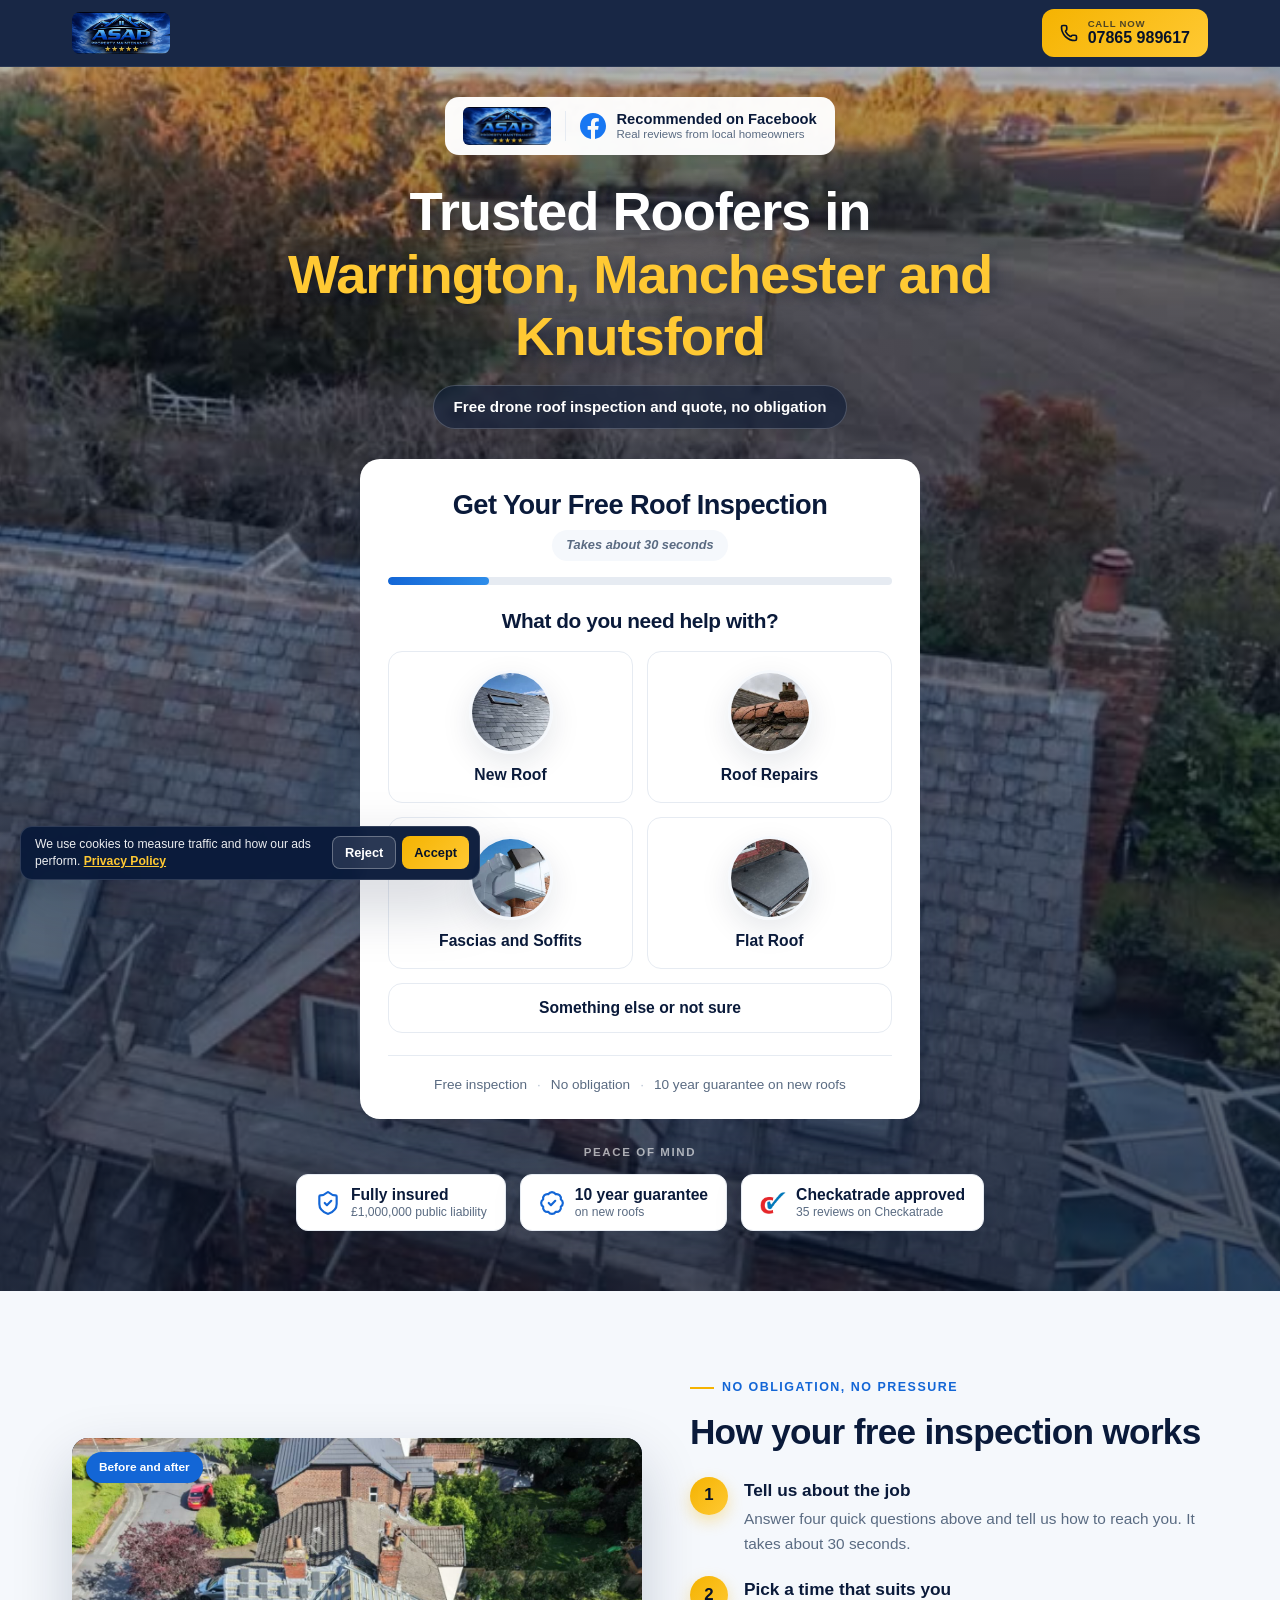
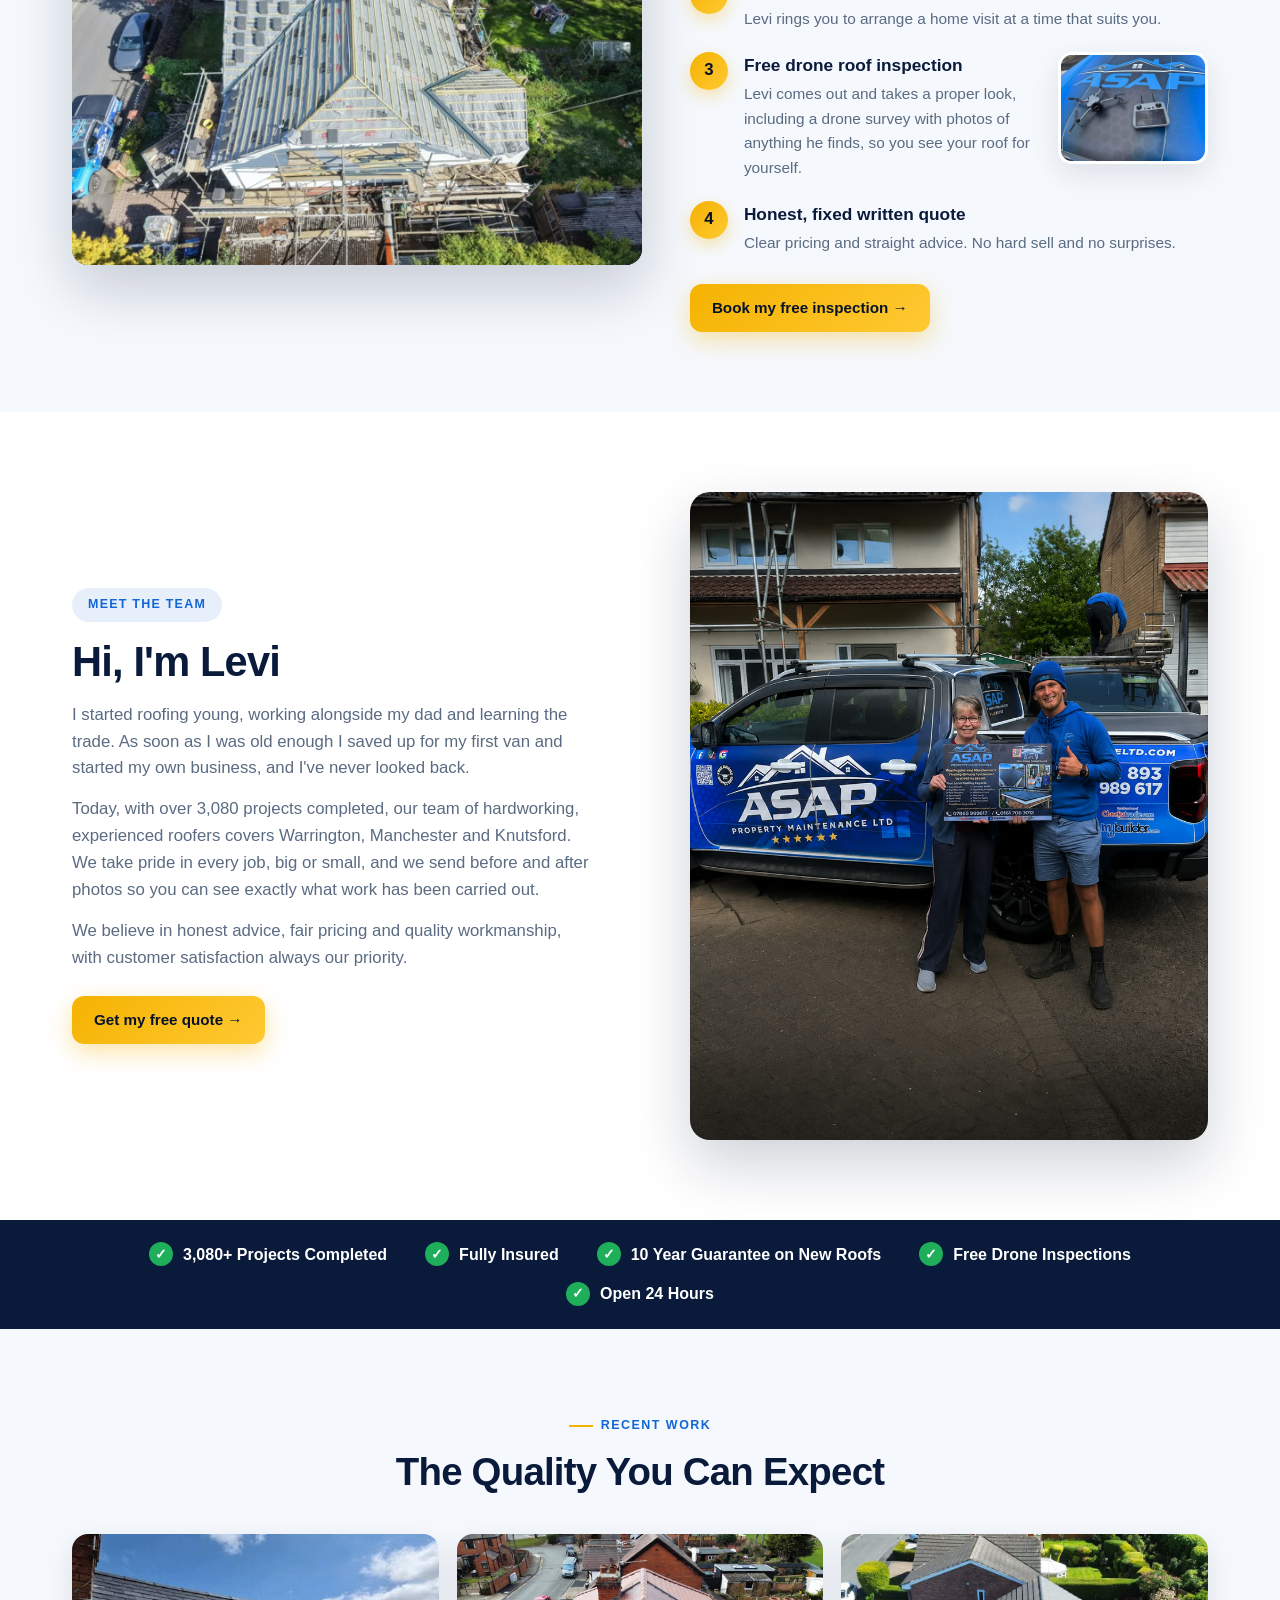
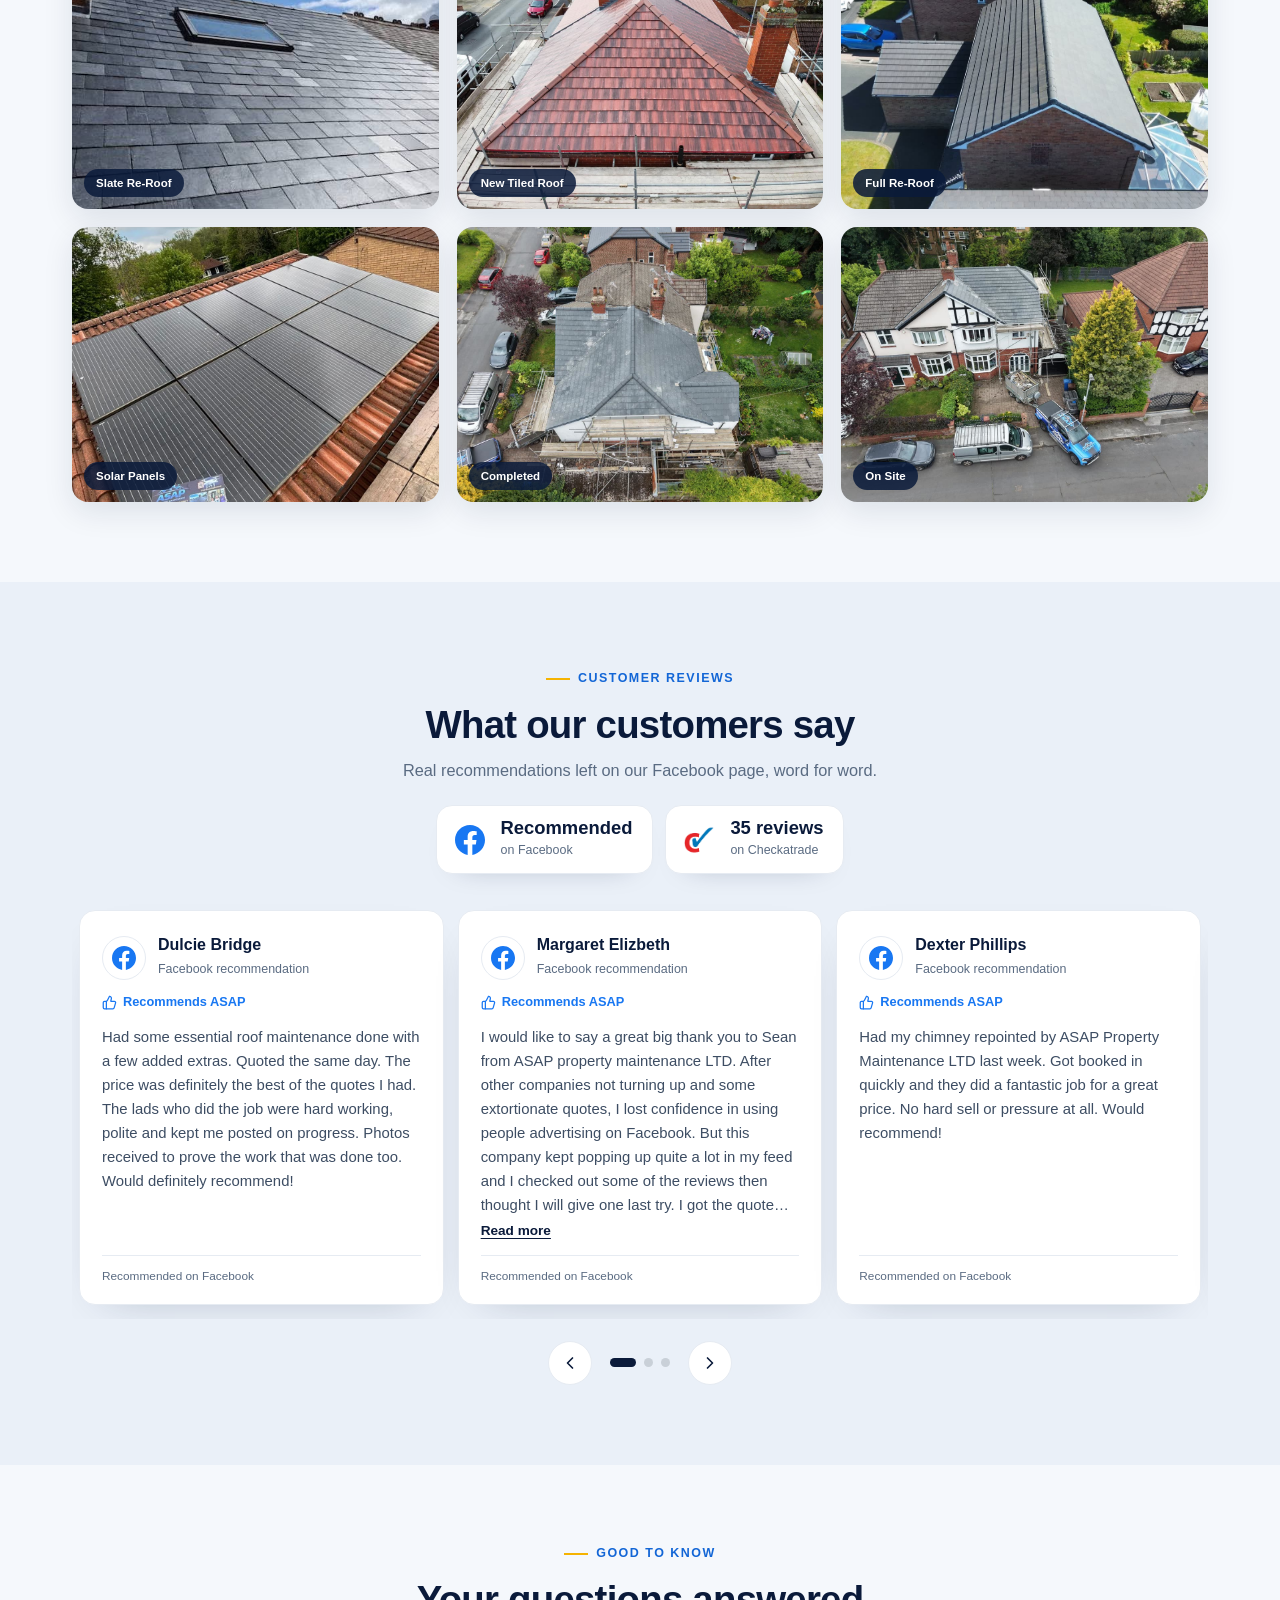
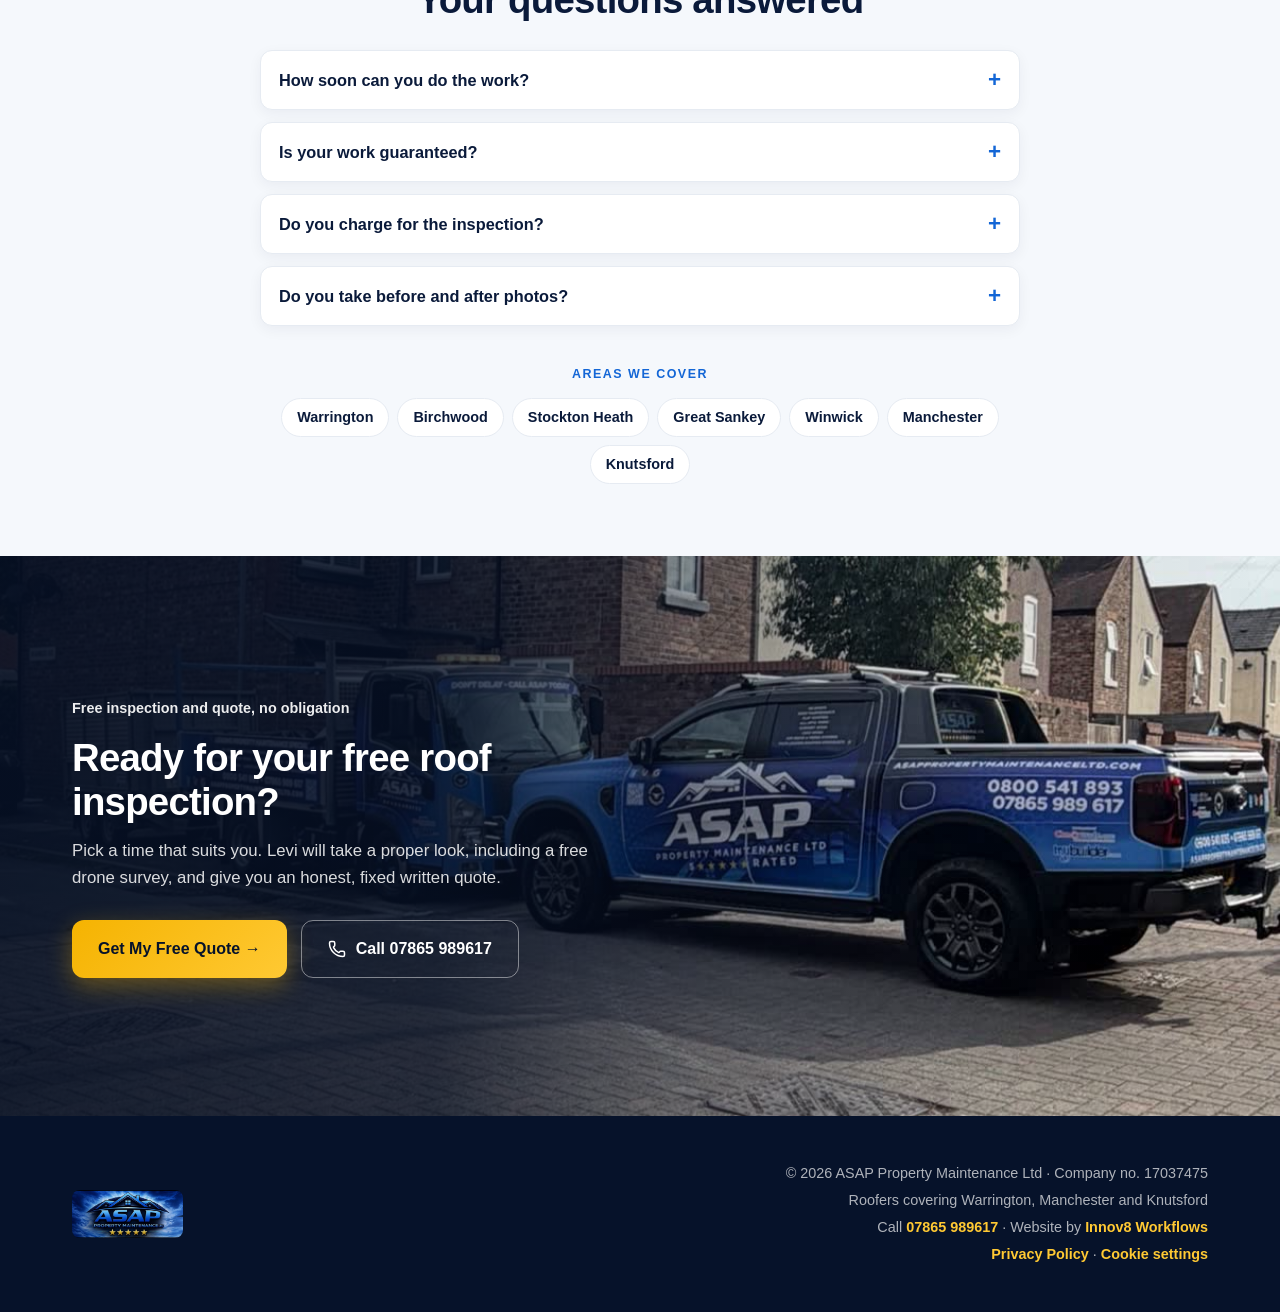
<file: index.html>
<!DOCTYPE html>
<html lang="en-GB" data-ga="G-RL85CDLR1B" data-pixel="830826223035594" data-ghl-endpoint="" data-ghl-calendar="" data-turnstile-sitekey="0x4AAAAAAGV5b9wmCg9_PsJa">
<head>
<meta charset="UTF-8">
<meta name="viewport" content="width=device-width, initial-scale=1.0">
<meta http-equiv="Content-Security-Policy" content="default-src 'self'; base-uri 'self'; object-src 'none'; form-action 'self'; img-src 'self' data: https:; font-src 'self' https://fonts.gstatic.com; style-src 'self' 'unsafe-inline' https://fonts.googleapis.com; script-src 'self' https://www.googletagmanager.com https://connect.facebook.net https://crm.innov8workflows.co.uk https://link.msgsndr.com https://challenges.cloudflare.com; connect-src 'self' https://www.googletagmanager.com https://*.googletagmanager.com https://www.google-analytics.com https://*.google-analytics.com https://*.analytics.google.com https://*.g.doubleclick.net https://connect.facebook.net https://*.facebook.com https://script.google.com https://script.googleusercontent.com https://crm.innov8workflows.co.uk https://ghl-lead.jamie-innov8workflows.workers.dev; frame-src https://api.leadconnectorhq.com https://link.msgsndr.com https://www.facebook.com https://challenges.cloudflare.com; upgrade-insecure-requests">
<meta name="referrer" content="strict-origin-when-cross-origin">
<meta name="robots" content="noindex, follow">

<title>Free Roof Inspection and Quote | ASAP Property Maintenance Ltd</title>
<meta name="description" content="Free, no obligation roof inspection and quote from ASAP Property Maintenance Ltd. Roofers covering Warrington, Manchester and Knutsford. Fully insured, 10 year guarantee on new roofs.">
<link rel="canonical" href="https://asappropertymaintenanceltd.co.uk/">

<meta property="og:type" content="website">
<meta property="og:site_name" content="ASAP Property Maintenance Ltd">
<meta property="og:url" content="https://asappropertymaintenanceltd.co.uk/">
<meta property="og:title" content="Free Roof Inspection and Quote | ASAP Property Maintenance Ltd">
<meta property="og:description" content="Free, no obligation roof inspection and quote. Roofers covering Warrington, Manchester and Knutsford.">
<meta property="og:image" content="https://asappropertymaintenanceltd.co.uk/assets/og-warrington.jpg">
<meta property="og:image:width" content="1200">
<meta property="og:image:height" content="630">
<meta property="og:image:alt" content="ASAP Property Maintenance, free roof inspection and quote in Warrington, Manchester and Knutsford">
<meta property="og:locale" content="en_GB">
<meta name="twitter:card" content="summary_large_image">
<meta name="twitter:title" content="Free Roof Inspection and Quote | ASAP Property Maintenance Ltd">
<meta name="twitter:description" content="Free, no obligation roof inspection and quote. Roofers covering Warrington, Manchester and Knutsford.">
<meta name="twitter:image" content="https://asappropertymaintenanceltd.co.uk/assets/og-warrington.jpg">

<link rel="icon" type="image/png" sizes="32x32" href="assets/favicon-32x32.png">
<link rel="icon" type="image/png" sizes="16x16" href="assets/favicon-16x16.png">
<link rel="apple-touch-icon" sizes="180x180" href="assets/apple-touch-icon.png">
<link rel="preconnect" href="https://fonts.googleapis.com">
<link rel="preconnect" href="https://fonts.gstatic.com" crossorigin>
<link href="https://fonts.googleapis.com/css2?family=Inter:wght@400;500;600;700&family=Plus+Jakarta+Sans:wght@600;700;800&display=swap" rel="stylesheet">
<link rel="stylesheet" href="style.css">
</head>
<body>

<header>
  <div class="wrap nav-in">
    <a href="#top" class="brand"><img src="assets/logo.jpg" alt="ASAP Property Maintenance Ltd" width="84" height="42"></a>
    <a href="tel:+447865989617" class="call-top">
      <svg viewBox="0 0 24 24" width="18" height="18" fill="none" stroke="currentColor" stroke-width="2.2" stroke-linecap="round" stroke-linejoin="round"><path d="M13.832 16.568a1 1 0 0 0 1.213-.303l.355-.465A2 2 0 0 1 17 15h3a2 2 0 0 1 2 2v3a2 2 0 0 1-2 2A18 18 0 0 1 2 4a2 2 0 0 1 2-2h3a2 2 0 0 1 2 2v3a2 2 0 0 1-.8 1.6l-.468.351a1 1 0 0 0-.292 1.233 14 14 0 0 0 6.392 6.384"/></svg>
      <span><small>Call now</small>07865 989617</span>
    </a>
  </div>
</header>

<section class="hero" id="top">
  <div class="hero-media">
    <video muted loop playsinline autoplay preload="none" webkit-playsinline="true" id="heroVideo" poster="assets/hero-drone-poster.jpg"></video>
  </div>

  <div class="wrap hero-in">
    <div class="hero-rating">
      <div class="rate-logo"><img src="assets/logo.jpg" alt="ASAP Property Maintenance Ltd" width="76" height="38"></div>
      <div class="rate-score">
        <svg class="rate-fb" viewBox="0 0 24 24" width="26" height="26" fill="#1877F2" aria-hidden="true"><path d="M24 12.07C24 5.4 18.63 0 12 0S0 5.4 0 12.07C0 18.1 4.39 23.1 10.13 24v-8.44H7.08v-3.49h3.05V9.41c0-3.02 1.79-4.69 4.53-4.69 1.31 0 2.68.24 2.68.24v2.97h-1.51c-1.49 0-1.96.93-1.96 1.89v2.25h3.33l-.53 3.49h-2.8V24C19.61 23.1 24 18.1 24 12.07z"/></svg>
        <div class="rate-text"><strong>Recommended on Facebook</strong><span>Real reviews from local homeowners</span></div>
      </div>
    </div>

    <h1>Trusted Roofers in <em>Warrington, Manchester and Knutsford</em></h1>
    <span class="hero-pill">Free drone roof inspection and quote, no obligation</span>

    <div class="quiz" id="quiz" data-quiz>
      <div class="quiz-head">
        <h2>Get Your Free Roof Inspection</h2>
        <span class="quiz-time">Takes about 30 seconds</span>
      </div>
      <div class="progress"><div class="progress-bar" id="progressBar"></div></div>

      <div class="quiz-step active" data-step="1">
        <h3 class="quiz-q">What do you need help with?</h3>
        <div class="opt-grid">
          <button type="button" class="opt" data-field="service" data-val="New roof">
            <span class="opt-img"><img src="assets/q-reroof.jpg" alt="" width="84" height="84"></span>
            <span class="opt-label">New Roof</span>
          </button>
          <button type="button" class="opt" data-field="service" data-val="Roof repairs">
            <span class="opt-img"><img src="assets/q-repairs.jpg" alt="" width="84" height="84"></span>
            <span class="opt-label">Roof Repairs</span>
          </button>
          <button type="button" class="opt" data-field="service" data-val="Fascias and soffits">
            <span class="opt-img"><img src="assets/q-gutters.jpg" alt="" width="84" height="84"></span>
            <span class="opt-label">Fascias and Soffits</span>
          </button>
          <button type="button" class="opt" data-field="service" data-val="Flat roof">
            <span class="opt-img"><img src="assets/q-flat.jpg" alt="" width="84" height="84"></span>
            <span class="opt-label">Flat Roof</span>
          </button>
          <button type="button" class="opt opt-wide" data-field="service" data-val="Something else">
            <span class="opt-label">Something else or not sure</span>
          </button>
        </div>
      </div>

      <div class="quiz-step" data-step="2">
        <button type="button" class="quiz-back" data-back>&larr; Back</button>
        <h3 class="quiz-q">When do you need it done?</h3>
        <div class="opt-list">
          <button type="button" class="opt-row" data-field="urgency" data-val="As soon as possible">As soon as possible</button>
          <button type="button" class="opt-row" data-field="urgency" data-val="Emergency or a leak">It's an emergency or a leak</button>
          <button type="button" class="opt-row" data-field="urgency" data-val="Within the next month">Within the next month</button>
          <button type="button" class="opt-row" data-field="urgency" data-val="Just getting quotes">Just getting quotes for now</button>
        </div>
      </div>

      <div class="quiz-step" data-step="3">
        <button type="button" class="quiz-back" data-back>&larr; Back</button>
        <h3 class="quiz-q">Where's the property?</h3>
        <p class="quiz-sub">We cover Warrington, Manchester, Knutsford and the towns around them.</p>
        <div class="fg"><label for="leadAddress">First line of the address</label><input type="text" id="leadAddress" placeholder="e.g. 12 Park Road" autocomplete="address-line1"></div>
        <div class="fg"><label for="leadPostcode">Postcode</label><input type="text" id="leadPostcode" placeholder="e.g. WA1 2AB" autocomplete="postal-code"></div>
        <p class="quiz-err" id="err3" hidden>Please add the first line of the address and the postcode.</p>
        <button type="button" class="btn btn-gold q-next" data-next>Continue &rarr;</button>
      </div>

      <div class="quiz-step" data-step="4">
        <button type="button" class="quiz-back" data-back>&larr; Back</button>
        <h3 class="quiz-q">Last step. Who should Levi contact?</h3>
        <div class="fg"><label for="leadName">Full name</label><input type="text" id="leadName" placeholder="e.g. John Smith" autocomplete="name"></div>
        <div class="fg"><label for="leadPhone">Mobile number</label><input type="tel" id="leadPhone" placeholder="07..." autocomplete="tel"></div>
        <div class="fg"><label for="leadEmail">Email <span class="opt-tag">(optional)</span></label><input type="email" id="leadEmail" placeholder="you@email.com" autocomplete="email"></div>
        <div class="hp" aria-hidden="true"><label for="leadWebsite">Website</label><input type="text" id="leadWebsite" name="company_website" tabindex="-1" autocomplete="off"></div>
        <div id="tsBox" class="ts-box"></div>
        <p class="quiz-err" id="err4" hidden>Please add your name and a phone number we can reach you on.</p>
        <button type="button" class="btn btn-gold" id="toBooking" data-quiz-submit>Get My Free Inspection &rarr;</button>
        <p class="form-note">No spam. Your details are only used to arrange your inspection and quote. We also let Meta know you enquired, so we can see which adverts work.</p>
      </div>

      <div class="quiz-step" data-step="5">
        <button type="button" class="quiz-back" data-back>&larr; Back</button>
        <h3 class="quiz-q" id="bookTitle">Pick a time for your free inspection</h3>
        <p class="quiz-sub" id="bookSub">Choose a slot that suits you. It only takes a minute.</p>
        <div id="ghlBooking" class="ghl-embed"></div>
        <div class="book-skip">Prefer a call back instead? <a href="#" id="skipBook">Just send my request</a></div>
      </div>

      <div class="quiz-step" data-step="done">
        <div class="done-ok"><svg viewBox="0 0 24 24" width="34" height="34" fill="none" stroke="currentColor" stroke-width="2.4" stroke-linecap="round" stroke-linejoin="round"><path d="M20 6 9 17l-5-5"/></svg></div>
        <h3 class="quiz-q center" id="doneHead">Request Sent</h3>
        <p class="quiz-sub center" id="doneMsg">Thanks, we'll be in touch shortly to arrange your visit.</p>
        <div class="done-summary" id="doneSummary"></div>
        <a class="btn btn-gold btn-block" id="waConfirm" data-quiz-send="whatsapp" target="_blank" rel="noopener">Send my details on WhatsApp</a>
      </div>

      <div class="quiz-trust">
        <span>Free inspection</span><span class="dot">&middot;</span><span>No obligation</span><span class="dot">&middot;</span><span>10 year guarantee on new roofs</span>
      </div>
    </div>

    <div class="hero-accred">
      <span class="hero-accred-label">Peace of mind</span>
      <div class="accred-logos">
        <div class="accred-badge">
          <svg class="accred-ic" viewBox="0 0 24 24" width="26" height="26" fill="none" stroke="currentColor" stroke-width="2" stroke-linecap="round" stroke-linejoin="round"><path d="M20 13c0 5-3.5 7.5-7.66 8.95a1 1 0 0 1-.67-.01C7.5 20.5 4 18 4 13V6a1 1 0 0 1 1-1c2 0 4.5-1.2 6.24-2.72a1.17 1.17 0 0 1 1.52 0C14.51 3.81 17 5 19 5a1 1 0 0 1 1 1z"/><path d="m9 12 2 2 4-4"/></svg>
          <span class="accred-txt"><strong>Fully insured</strong><small>£1,000,000 public liability</small></span>
        </div>
        <div class="accred-badge">
          <svg class="accred-ic" viewBox="0 0 24 24" width="26" height="26" fill="none" stroke="currentColor" stroke-width="2" stroke-linecap="round" stroke-linejoin="round"><path d="M3.85 8.62a4 4 0 0 1 4.78-4.77 4 4 0 0 1 6.74 0 4 4 0 0 1 4.78 4.78 4 4 0 0 1 0 6.74 4 4 0 0 1-4.77 4.78 4 4 0 0 1-6.75 0 4 4 0 0 1-4.78-4.77 4 4 0 0 1 0-6.76Z"/><path d="m9 12 2 2 4-4"/></svg>
          <span class="accred-txt"><strong>10 year guarantee</strong><small>on new roofs</small></span>
        </div>
        <div class="accred-badge">
          <img class="accred-ct" src="assets/badge-checkatrade.webp" alt="Checkatrade" width="26" height="26">
          <span class="accred-txt"><strong>Checkatrade approved</strong><small>35 reviews on Checkatrade</small></span>
        </div>
      </div>
    </div>
  </div>
</section>

<section class="inspect">
  <div class="wrap inspect-in">
    <div class="inspect-video">
      <span class="tag">Before and after</span>
      <video muted loop playsinline preload="none" webkit-playsinline="true" id="baVideo" poster="assets/ba-poster.jpg"></video>
    </div>
    <div class="inspect-steps">
      <span class="eyebrow">No obligation, no pressure</span>
      <h2>How your free inspection works</h2>
      <div class="step">
        <span class="step-num">1</span>
        <div class="step-text"><strong>Tell us about the job</strong><p>Answer four quick questions above and tell us how to reach you. It takes about 30 seconds.</p></div>
      </div>
      <div class="step">
        <span class="step-num">2</span>
        <div class="step-text"><strong>Pick a time that suits you</strong><p id="stepBook" data-nocal="Levi rings you to arrange a home visit at a time that suits you.">Choose a date and time for your home visit straight from Levi's calendar, and it's confirmed there and then.</p></div>
      </div>
      <div class="step step-has-pic">
        <span class="step-num">3</span>
        <div class="step-text"><strong>Free drone roof inspection</strong><p>Levi comes out and takes a proper look, including a drone survey with photos of anything he finds, so you see your roof for yourself.</p></div>
        <img class="step-pic" src="assets/drone-on-van.jpg" alt="ASAP inspection drone and controller on the bonnet of the company pickup" loading="lazy" width="640" height="480">
      </div>
      <div class="step">
        <span class="step-num">4</span>
        <div class="step-text"><strong>Honest, fixed written quote</strong><p>Clear pricing and straight advice. No hard sell and no surprises.</p></div>
      </div>
      <a href="#top" class="btn btn-gold btn-sm">Book my free inspection &rarr;</a>
    </div>
  </div>
</section>

<section class="team" id="team">
  <div class="wrap team-in">
    <div class="team-copy">
      <span class="pill-badge">Meet the team</span>
      <h2>Hi, I'm Levi</h2>
      <p>I started roofing young, working alongside my dad and learning the trade. As soon as I was old enough I saved up for my first van and started my own business, and I've never looked back.</p>
      <p>Today, with over 3,080 projects completed, our team of hardworking, experienced roofers covers Warrington, Manchester and Knutsford. We take pride in every job, big or small, and we send before and after photos so you can see exactly what work has been carried out.</p>
      <p>We believe in honest advice, fair pricing and quality workmanship, with customer satisfaction always our priority.</p>
      <a href="#top" class="btn btn-gold btn-sm">Get my free quote &rarr;</a>
    </div>
    <div class="team-photo"><img src="assets/owner.jpg" alt="Levi from ASAP Property Maintenance with a happy customer" loading="lazy" width="560" height="700"></div>
  </div>
</section>

<section class="trust-strip">
  <div class="wrap trust-in">
    <div class="trust-item"><span class="tick">&#10003;</span> 3,080+ Projects Completed</div>
    <div class="trust-item"><span class="tick">&#10003;</span> Fully Insured</div>
    <div class="trust-item"><span class="tick">&#10003;</span> 10 Year Guarantee on New Roofs</div>
    <div class="trust-item"><span class="tick">&#10003;</span> Free Drone Inspections</div>
    <div class="trust-item"><span class="tick">&#10003;</span> Open 24 Hours</div>
  </div>
</section>

<section class="proof" id="work">
  <div class="wrap">
    <div class="sec-head">
      <span class="eyebrow">Recent Work</span>
      <h2>The Quality You Can Expect</h2>
    </div>
    <div class="proof-gallery">
      <div class="proof-pic"><img src="assets/proof-1.jpg" alt="Completed slate re-roof with a new roof window" loading="lazy" width="400" height="300"><span class="tag">Slate Re-Roof</span></div>
      <div class="proof-pic"><img src="assets/proof-4.jpg" alt="New red tiled roof seen from a drone" loading="lazy" width="400" height="300"><span class="tag">New Tiled Roof</span></div>
      <div class="proof-pic"><img src="assets/proof-5.jpg" alt="Full re-roof with new grey tiles" loading="lazy" width="400" height="300"><span class="tag">Full Re-Roof</span></div>
      <div class="proof-pic"><img src="assets/proof-6.jpg" alt="Solar panels fitted on a new roof" loading="lazy" width="400" height="300"><span class="tag">Solar Panels</span></div>
      <div class="proof-pic"><img src="assets/proof-3.jpg" alt="Finished roof on a semi-detached house" loading="lazy" width="400" height="300"><span class="tag">Completed</span></div>
      <div class="proof-pic"><img src="assets/proof-2.jpg" alt="ASAP team and van on site" loading="lazy" width="400" height="300"><span class="tag">On Site</span></div>
    </div>
  </div>
</section>

<section class="reviews" id="reviews">
  <div class="wrap">
    <div class="sec-head">
      <span class="eyebrow">Customer Reviews</span>
      <h2>What our customers say</h2>
      <p class="rev-lead">Real recommendations left on our Facebook page, word for word.</p>
      <div class="rev-score">
        <div class="rev-sc"><span class="rev-logo"><svg viewBox="0 0 24 24" width="30" height="30" aria-hidden="true"><path fill="#1877F2" d="M24 12.073c0-6.627-5.373-12-12-12s-12 5.373-12 12c0 5.99 4.388 10.954 10.125 11.854v-8.385H7.078v-3.47h3.047V9.43c0-3.007 1.792-4.669 4.533-4.669 1.312 0 2.686.235 2.686.235v2.953H15.83c-1.491 0-1.956.925-1.956 1.874v2.25h3.328l-.532 3.47h-2.796v8.385C19.612 23.027 24 18.062 24 12.073z"/></svg></span><div><b>Recommended</b><span class="lbl">on Facebook</span></div></div>
        <div class="rev-sc"><span class="rev-logo"><img src="assets/badge-checkatrade.webp" alt="" width="30" height="30"></span><div><b>35 reviews</b><span class="lbl">on Checkatrade</span></div></div>
      </div>
    </div>
  </div>
  <div class="wrap">
    <div class="rev-view" id="revView"><div class="rev-track" id="revTrack"></div></div>
    <div class="rev-ctrls">
      <button type="button" class="rev-arrow" id="revPrev" aria-label="Previous reviews"><svg viewBox="0 0 24 24" width="20" height="20" fill="none" stroke="currentColor" stroke-width="2" stroke-linecap="round" stroke-linejoin="round" aria-hidden="true"><path d="m15 18-6-6 6-6"/></svg></button>
      <div class="rev-dots" id="revDots"></div>
      <button type="button" class="rev-arrow" id="revNext" aria-label="Next reviews"><svg viewBox="0 0 24 24" width="20" height="20" fill="none" stroke="currentColor" stroke-width="2" stroke-linecap="round" stroke-linejoin="round" aria-hidden="true"><path d="m9 18 6-6-6-6"/></svg></button>
    </div>
  </div>
</section>

<section class="faq" id="faq">
  <div class="wrap faq-in">
    <div class="sec-head">
      <span class="eyebrow">Good to know</span>
      <h2>Your questions answered</h2>
    </div>
    <div class="faq-list">
      <details>
        <summary>How soon can you do the work?</summary>
        <p>Book your free inspection above and Levi will arrange a visit at a time that suits you. Once we start, most new roofs take 1 to 3 days.</p>
      </details>
      <details>
        <summary>Is your work guaranteed?</summary>
        <p>Yes. New roofs come with a 10 year guarantee, and we're fully insured with £1,000,000 public liability cover.</p>
      </details>
      <details>
        <summary>Do you charge for the inspection?</summary>
        <p>No. The roof inspection and the quote are free, with no obligation to go ahead.</p>
      </details>
      <details>
        <summary>Do you take before and after photos?</summary>
        <p>Yes. We provide before and after photos so you can see exactly what work has been carried out.</p>
      </details>
    </div>
    <div class="areas">
      <span class="areas-label">Areas we cover</span>
      <ul class="areas-list">
        <li>Warrington</li><li>Birchwood</li><li>Stockton Heath</li><li>Great Sankey</li><li>Winwick</li><li>Manchester</li><li>Knutsford</li>
      </ul>
    </div>
  </div>
</section>

<section class="cta-band">
  <div class="cta-media">
    <img class="cta-img" src="assets/cta-vans.jpg" alt="" loading="lazy" width="1206" height="1484">
  </div>
  <div class="wrap cta-in">
    <span class="cta-stars">Free inspection and quote, no obligation</span>
    <h2>Ready for your free roof inspection?</h2>
    <p>Pick a time that suits you. Levi will take a proper look, including a free drone survey, and give you an honest, fixed written quote.</p>
    <div class="cta-actions">
      <a href="#top" class="btn btn-gold">Get My Free Quote &rarr;</a>
      <a href="tel:+447865989617" class="btn btn-ghost"><svg viewBox="0 0 24 24" width="18" height="18" fill="none" stroke="currentColor" stroke-width="2" stroke-linecap="round" stroke-linejoin="round"><path d="M13.832 16.568a1 1 0 0 0 1.213-.303l.355-.465A2 2 0 0 1 17 15h3a2 2 0 0 1 2 2v3a2 2 0 0 1-2 2A18 18 0 0 1 2 4a2 2 0 0 1 2-2h3a2 2 0 0 1 2 2v3a2 2 0 0 1-.8 1.6l-.468.351a1 1 0 0 0-.292 1.233 14 14 0 0 0 6.392 6.384"/></svg> Call 07865 989617</a>
    </div>
  </div>
</section>

<footer>
  <div class="wrap foot-in">
    <img src="assets/logo.jpg" alt="ASAP Property Maintenance Ltd" width="96" height="48" loading="lazy">
    <div class="foot-c">
      <div>&copy; <span id="yr"></span> ASAP Property Maintenance Ltd &middot; Company no. 17037475</div>
      <div class="foot-line">Roofers covering Warrington, Manchester and Knutsford</div>
      <div class="foot-line">Call <a href="tel:+447865989617">07865 989617</a> &middot; Website by <a href="https://innov8workflows.co.uk" target="_blank" rel="noopener">Innov8 Workflows</a></div>
      <div class="foot-line"><a href="privacy.html">Privacy Policy</a> &middot; <a href="#" id="cookieSettingsLink">Cookie settings</a></div>
    </div>
  </div>
</footer>

<script src="consent.js"></script>
<script src="lead.js"></script>
<script src="script.js"></script>
<script defer src="https://crm.innov8workflows.co.uk/track.js" data-id="proj_e48ecb884c66"></script>
</body>
</html>
</file>
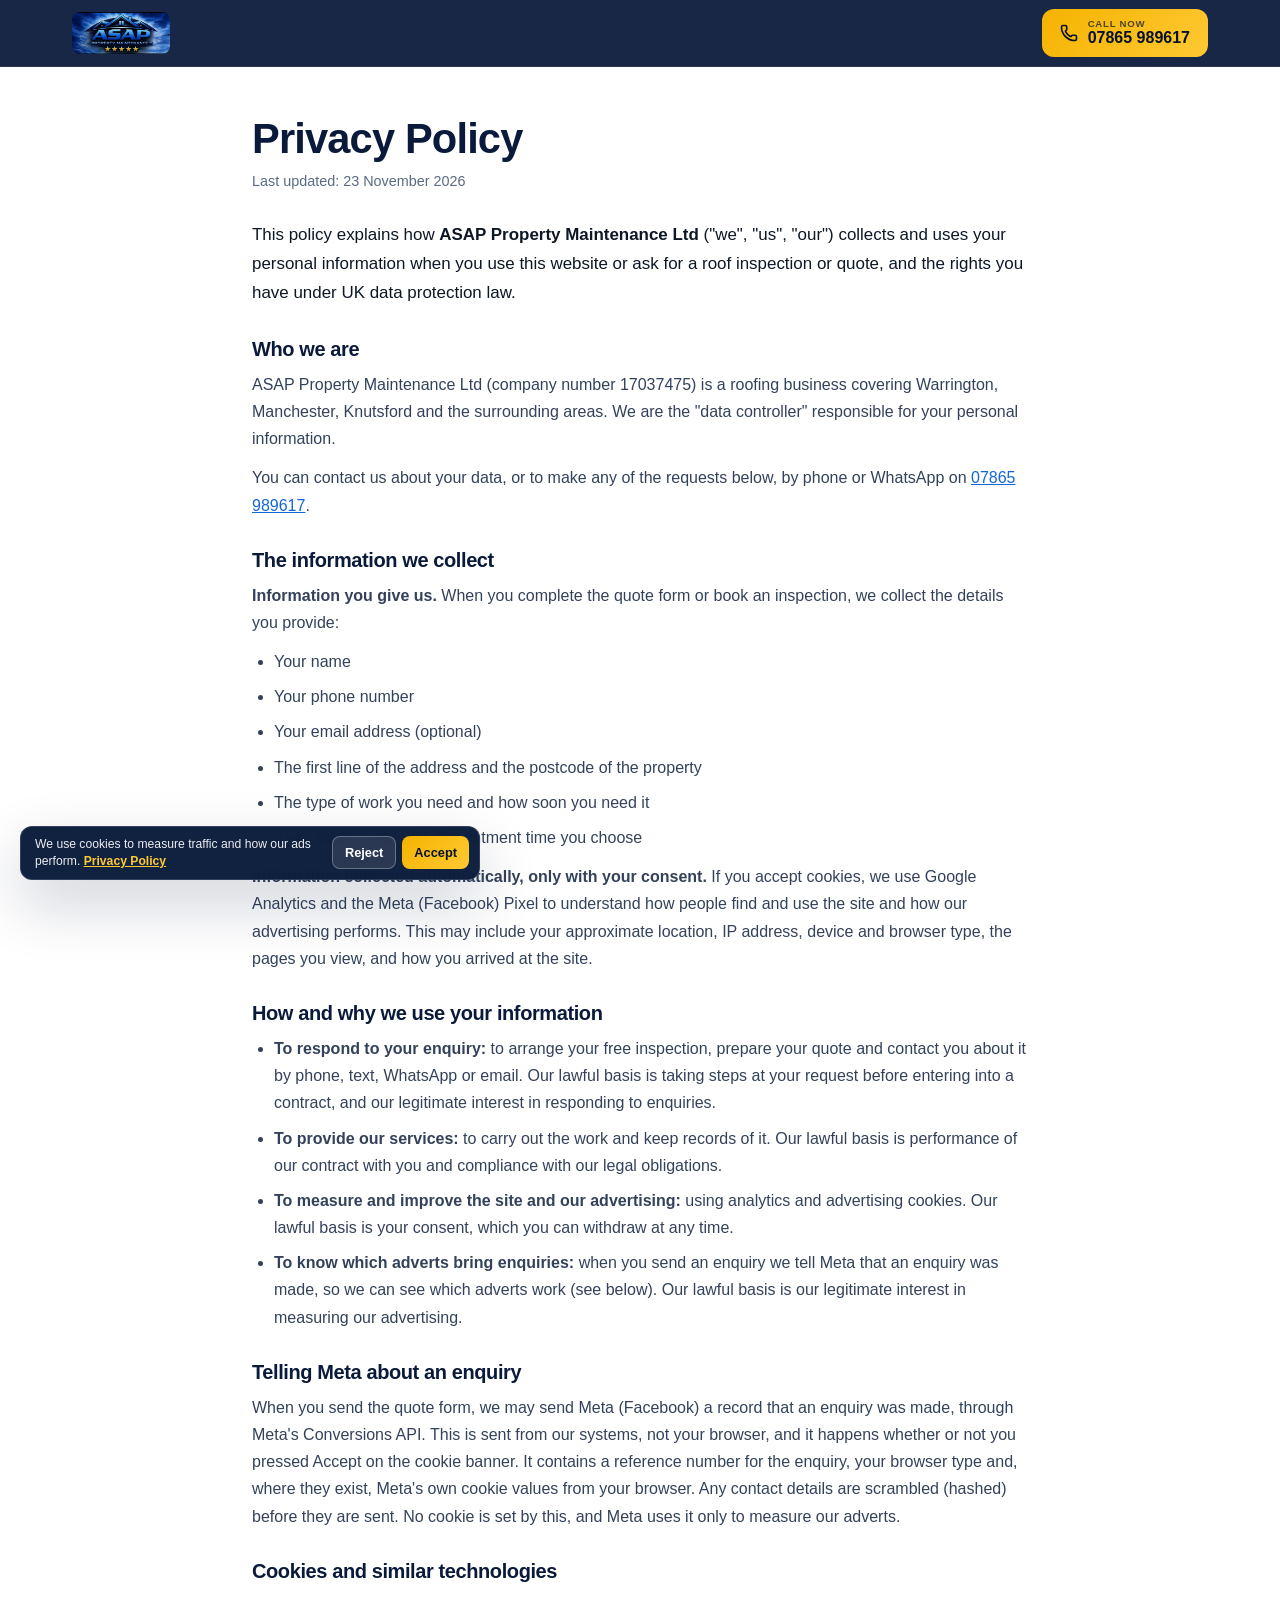
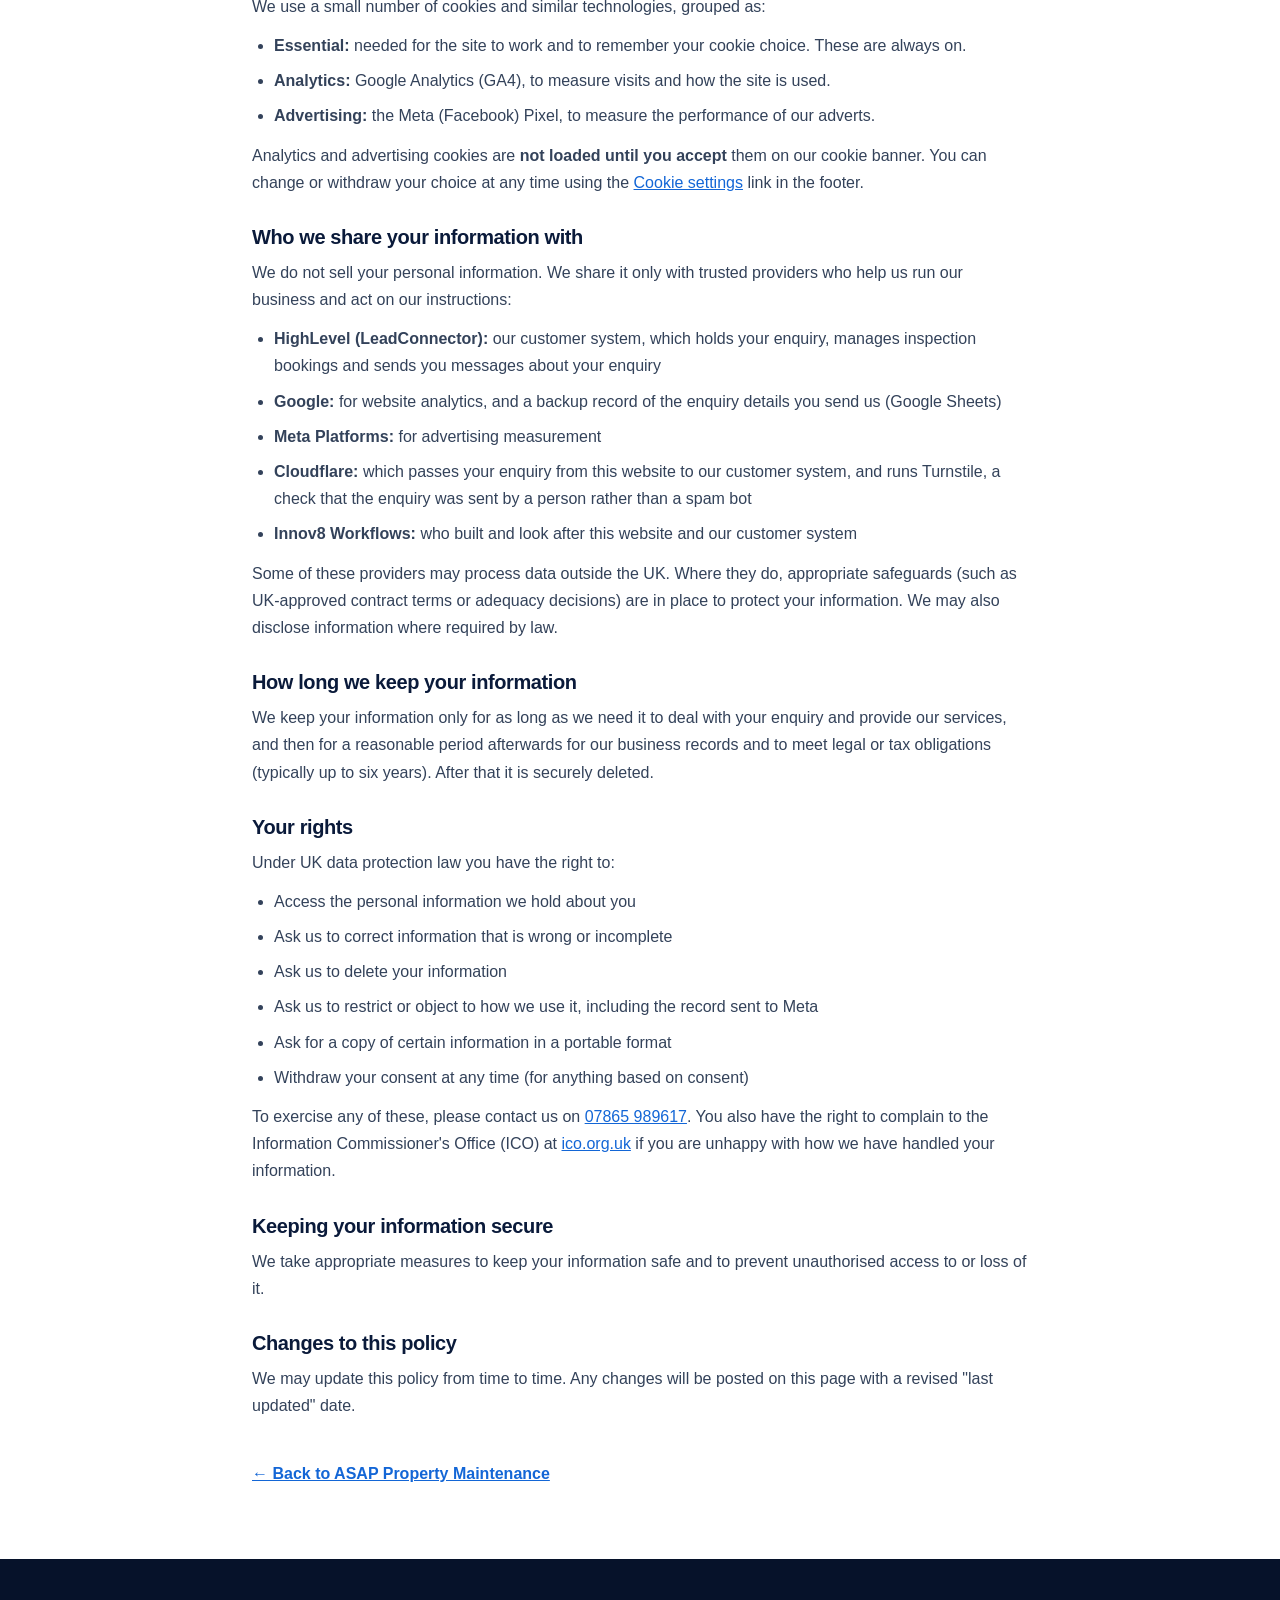
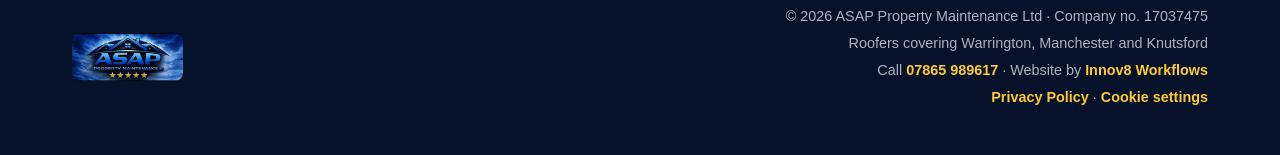
<file: privacy.html>
<!DOCTYPE html>
<html lang="en-GB" data-ga="G-RL85CDLR1B" data-pixel="830826223035594">
<head>
<meta charset="UTF-8">
<meta name="viewport" content="width=device-width, initial-scale=1.0">

<meta http-equiv="Content-Security-Policy" content="default-src 'self'; base-uri 'self'; object-src 'none'; form-action 'self'; img-src 'self' data: https:; font-src 'self' https://fonts.gstatic.com; style-src 'self' 'unsafe-inline' https://fonts.googleapis.com; script-src 'self' https://www.googletagmanager.com https://connect.facebook.net https://crm.innov8workflows.co.uk https://link.msgsndr.com; connect-src 'self' https://www.googletagmanager.com https://*.googletagmanager.com https://www.google-analytics.com https://*.google-analytics.com https://*.analytics.google.com https://*.g.doubleclick.net https://connect.facebook.net https://*.facebook.com https://script.google.com https://script.googleusercontent.com https://crm.innov8workflows.co.uk https://ghl-lead.jamie-innov8workflows.workers.dev; frame-src https://api.leadconnectorhq.com https://link.msgsndr.com https://www.facebook.com; upgrade-insecure-requests">
<meta name="referrer" content="strict-origin-when-cross-origin">

<meta name="robots" content="noindex, follow">

<title>Privacy Policy | ASAP Property Maintenance Ltd</title>
<meta name="description" content="How ASAP Property Maintenance Ltd collects, uses and protects your personal information, and your rights under UK data protection law.">
<link rel="canonical" href="https://asappropertymaintenanceltd.co.uk/privacy.html">
<link rel="icon" type="image/png" sizes="32x32" href="assets/favicon-32x32.png">
<link rel="icon" type="image/png" sizes="16x16" href="assets/favicon-16x16.png">
<link rel="apple-touch-icon" sizes="180x180" href="assets/apple-touch-icon.png">
<link rel="preconnect" href="https://fonts.googleapis.com">
<link rel="preconnect" href="https://fonts.gstatic.com" crossorigin>
<link href="https://fonts.googleapis.com/css2?family=Inter:wght@400;500;600;700&family=Plus+Jakarta+Sans:wght@600;700;800&display=swap" rel="stylesheet">
<link rel="stylesheet" href="style.css">
<style>
  .legal{max-width:820px;margin:0 auto;padding:48px 22px 72px}
  .legal h1{font-size:clamp(1.9rem,4vw,2.6rem);font-weight:800;margin-bottom:6px}
  .legal .updated{color:var(--muted);font-size:.9rem;margin-bottom:28px}
  .legal h2{font-size:1.25rem;color:var(--navy);font-weight:800;margin:30px 0 10px}
  .legal p,.legal li{color:#33425a;font-size:1rem;line-height:1.7}
  .legal p{margin-bottom:12px}
  .legal ul{padding-left:22px;margin:0 0 12px}
  .legal li{margin-bottom:8px}
  .legal a{color:var(--blue);text-decoration:underline}
  .legal .lead{font-size:1.06rem;color:var(--ink)}
  .legal .back{display:inline-flex;align-items:center;gap:8px;margin-top:30px;font-weight:700;color:var(--blue);font-family:'Plus Jakarta Sans',sans-serif}
</style>
</head>
<body>

<header>
  <div class="wrap nav-in">
    <a href="index.html" class="brand"><img src="assets/logo.jpg" alt="ASAP Property Maintenance Ltd"></a>
    <a href="tel:+447865989617" class="call-top">
      <svg viewBox="0 0 24 24" width="18" height="18" fill="none" stroke="currentColor" stroke-width="2.2" stroke-linecap="round" stroke-linejoin="round"><path d="M13.832 16.568a1 1 0 0 0 1.213-.303l.355-.465A2 2 0 0 1 17 15h3a2 2 0 0 1 2 2v3a2 2 0 0 1-2 2A18 18 0 0 1 2 4a2 2 0 0 1 2-2h3a2 2 0 0 1 2 2v3a2 2 0 0 1-.8 1.6l-.468.351a1 1 0 0 0-.292 1.233 14 14 0 0 0 6.392 6.384"/></svg>
      <span><small>Call now</small>07865 989617</span>
    </a>
  </div>
</header>

<main class="legal">
  <h1>Privacy Policy</h1>
  <p class="updated">Last updated: 23 November 2026</p>

  <p class="lead">This policy explains how <strong>ASAP Property Maintenance Ltd</strong> ("we", "us", "our") collects and uses your personal information when you use this website or ask for a roof inspection or quote, and the rights you have under UK data protection law.</p>

  <h2>Who we are</h2>
  <p>ASAP Property Maintenance Ltd (company number 17037475) is a roofing business covering Warrington, Manchester, Knutsford and the surrounding areas. We are the "data controller" responsible for your personal information.</p>
  <p>You can contact us about your data, or to make any of the requests below, by phone or WhatsApp on <a href="tel:+447865989617">07865 989617</a>.</p>

  <h2>The information we collect</h2>
  <p><strong>Information you give us.</strong> When you complete the quote form or book an inspection, we collect the details you provide:</p>
  <ul>
    <li>Your name</li>
    <li>Your phone number</li>
    <li>Your email address (optional)</li>
    <li>The first line of the address and the postcode of the property</li>
    <li>The type of work you need and how soon you need it</li>
    <li>If you book a visit, the appointment time you choose</li>
  </ul>
  <p><strong>Information collected automatically, only with your consent.</strong> If you accept cookies, we use Google Analytics and the Meta (Facebook) Pixel to understand how people find and use the site and how our advertising performs. This may include your approximate location, IP address, device and browser type, the pages you view, and how you arrived at the site.</p>

  <h2>How and why we use your information</h2>
  <ul>
    <li><strong>To respond to your enquiry:</strong> to arrange your free inspection, prepare your quote and contact you about it by phone, text, WhatsApp or email. Our lawful basis is taking steps at your request before entering into a contract, and our legitimate interest in responding to enquiries.</li>
    <li><strong>To provide our services:</strong> to carry out the work and keep records of it. Our lawful basis is performance of our contract with you and compliance with our legal obligations.</li>
    <li><strong>To measure and improve the site and our advertising:</strong> using analytics and advertising cookies. Our lawful basis is your consent, which you can withdraw at any time.</li>
    <li><strong>To know which adverts bring enquiries:</strong> when you send an enquiry we tell Meta that an enquiry was made, so we can see which adverts work (see below). Our lawful basis is our legitimate interest in measuring our advertising.</li>
  </ul>

  <h2>Telling Meta about an enquiry</h2>
  <p>When you send the quote form, we may send Meta (Facebook) a record that an enquiry was made, through Meta's Conversions API. This is sent from our systems, not your browser, and it happens whether or not you pressed Accept on the cookie banner. It contains a reference number for the enquiry, your browser type and, where they exist, Meta's own cookie values from your browser. Any contact details are scrambled (hashed) before they are sent. No cookie is set by this, and Meta uses it only to measure our adverts.</p>

  <h2>Cookies and similar technologies</h2>
  <p>We use a small number of cookies and similar technologies, grouped as:</p>
  <ul>
    <li><strong>Essential:</strong> needed for the site to work and to remember your cookie choice. These are always on.</li>
    <li><strong>Analytics:</strong> Google Analytics (GA4), to measure visits and how the site is used.</li>
    <li><strong>Advertising:</strong> the Meta (Facebook) Pixel, to measure the performance of our adverts.</li>
  </ul>
  <p>Analytics and advertising cookies are <strong>not loaded until you accept</strong> them on our cookie banner. You can change or withdraw your choice at any time using the <a href="#" class="cookie-settings">Cookie settings</a> link in the footer.</p>

  <h2>Who we share your information with</h2>
  <p>We do not sell your personal information. We share it only with trusted providers who help us run our business and act on our instructions:</p>
  <ul>
    <li><strong>HighLevel (LeadConnector):</strong> our customer system, which holds your enquiry, manages inspection bookings and sends you messages about your enquiry</li>
    <li><strong>Google:</strong> for website analytics, and a backup record of the enquiry details you send us (Google Sheets)</li>
    <li><strong>Meta Platforms:</strong> for advertising measurement</li>
    <li><strong>Cloudflare:</strong> which passes your enquiry from this website to our customer system, and runs Turnstile, a check that the enquiry was sent by a person rather than a spam bot</li>
    <li><strong>Innov8 Workflows:</strong> who built and look after this website and our customer system</li>
  </ul>
  <p>Some of these providers may process data outside the UK. Where they do, appropriate safeguards (such as UK-approved contract terms or adequacy decisions) are in place to protect your information. We may also disclose information where required by law.</p>

  <h2>How long we keep your information</h2>
  <p>We keep your information only for as long as we need it to deal with your enquiry and provide our services, and then for a reasonable period afterwards for our business records and to meet legal or tax obligations (typically up to six years). After that it is securely deleted.</p>

  <h2>Your rights</h2>
  <p>Under UK data protection law you have the right to:</p>
  <ul>
    <li>Access the personal information we hold about you</li>
    <li>Ask us to correct information that is wrong or incomplete</li>
    <li>Ask us to delete your information</li>
    <li>Ask us to restrict or object to how we use it, including the record sent to Meta</li>
    <li>Ask for a copy of certain information in a portable format</li>
    <li>Withdraw your consent at any time (for anything based on consent)</li>
  </ul>
  <p>To exercise any of these, please contact us on <a href="tel:+447865989617">07865 989617</a>. You also have the right to complain to the Information Commissioner's Office (ICO) at <a href="https://ico.org.uk" target="_blank" rel="noopener">ico.org.uk</a> if you are unhappy with how we have handled your information.</p>

  <h2>Keeping your information secure</h2>
  <p>We take appropriate measures to keep your information safe and to prevent unauthorised access to or loss of it.</p>

  <h2>Changes to this policy</h2>
  <p>We may update this policy from time to time. Any changes will be posted on this page with a revised "last updated" date.</p>

  <a href="index.html" class="back">&larr; Back to ASAP Property Maintenance</a>
</main>

<footer>
  <div class="wrap foot-in">
    <img src="assets/logo.jpg" alt="ASAP Property Maintenance Ltd" loading="lazy">
    <div class="foot-c">
      <div>&copy; <span id="yr"></span> ASAP Property Maintenance Ltd &middot; Company no. 17037475</div>
      <div class="foot-line">Roofers covering Warrington, Manchester and Knutsford</div>
      <div class="foot-line">Call <a href="tel:+447865989617">07865 989617</a> &middot; Website by <a href="https://innov8workflows.co.uk" target="_blank" rel="noopener">Innov8 Workflows</a></div>
      <div class="foot-line"><a href="privacy.html">Privacy Policy</a> &middot; <a href="#" id="cookieSettingsLink">Cookie settings</a></div>
    </div>
  </div>
</footer>


<script src="consent.js"></script>
<script src="lead.js"></script>
<script src="script.js"></script>
<script defer src="https://crm.innov8workflows.co.uk/track.js" data-id="proj_e48ecb884c66"></script>
</body>
</html>
</file>
<file: style.css>
:root{
  --navy:#0A1A3A;--navy-deep:#06122A;--blue:#1366D6;--blue-bright:#2E8DEA;
  --gold:#F5B301;--gold-soft:#ffc933;--white:#fff;--ink:#0d1726;--muted:#5a6b82;
  --line:#e6ebf2;--bg:#f5f8fc;--shadow:0 10px 30px rgba(10,26,58,.10);--shadow-lg:0 24px 60px rgba(10,26,58,.20);
  --r:16px;--rs:12px;
}
*{margin:0;padding:0;box-sizing:border-box}
html{scroll-behavior:smooth}
body{font-family:'Inter',-apple-system,BlinkMacSystemFont,'Segoe UI',sans-serif;color:var(--ink);background:var(--white);line-height:1.6;overflow-x:hidden}
h1,h2,h3,h4{font-family:'Plus Jakarta Sans','Inter',sans-serif;line-height:1.15;letter-spacing:-.02em;color:var(--navy)}
img{max-width:100%;display:block;height:auto}
svg{flex-shrink:0}
a{text-decoration:none;color:inherit}
[hidden]{display:none!important}
.wrap{max-width:1180px;margin:0 auto;padding:0 22px}
.btn{display:inline-flex;align-items:center;justify-content:center;gap:10px;font-weight:700;font-family:'Plus Jakarta Sans',sans-serif;padding:15px 26px;border-radius:var(--rs);cursor:pointer;border:0;transition:.25s;font-size:1rem;text-align:center}
.btn-gold{background:linear-gradient(135deg,var(--gold),var(--gold-soft));color:var(--navy-deep);box-shadow:0 8px 24px rgba(245,179,1,.35)}
.btn-gold:hover{transform:translateY(-2px)}
.btn-gold:disabled{opacity:.45;cursor:not-allowed;transform:none;box-shadow:none}
.btn-ghost{background:transparent;color:#fff;border:1.5px solid rgba(255,255,255,.45)}
.btn-ghost:hover{background:rgba(255,255,255,.12)}
.btn-sm{padding:12px 22px;font-size:.95rem}

header{position:sticky;top:0;z-index:1000;background:rgba(10,26,58,.94);backdrop-filter:blur(10px);border-bottom:1px solid rgba(255,255,255,.08)}
.nav-in{display:flex;align-items:center;justify-content:space-between;height:66px}
.brand img{height:42px;width:auto;border-radius:8px}
.call-top{display:inline-flex;align-items:center;gap:10px;background:linear-gradient(135deg,var(--gold),var(--gold-soft));color:var(--navy-deep);font-weight:800;padding:10px 18px;border-radius:var(--rs);font-family:'Plus Jakarta Sans',sans-serif}
.call-top svg{width:18px;height:18px}
.call-top small{display:block;font-size:.6rem;letter-spacing:.08em;opacity:.7;text-transform:uppercase;line-height:1}
.call-top span{font-size:1rem;line-height:1.1}

.hero{position:relative;overflow:hidden;background:var(--navy-deep)}
.hero-media{position:absolute;inset:0;z-index:0}
.hero-media video{width:100%;height:100%;object-fit:cover;object-position:center}
.hero::after{content:"";position:absolute;inset:0;background:linear-gradient(180deg,rgba(6,16,36,.30) 0%,rgba(6,16,36,.42) 40%,rgba(6,15,34,.72) 100%);z-index:1}
.hero-in{position:relative;z-index:2;display:flex;flex-direction:column;align-items:center;text-align:center;padding:30px 0 60px;max-width:720px}

.hero-rating{display:inline-flex;align-items:center;gap:14px;background:rgba(255,255,255,.97);border-radius:14px;padding:10px 18px;box-shadow:var(--shadow-lg);margin-bottom:26px}
.rate-logo img{height:38px;width:auto;border-radius:6px}
.rate-fb{width:26px;height:26px}
.rate-score{display:flex;align-items:center;gap:10px;border-left:1px solid var(--line);padding-left:14px}
.rate-stars{color:var(--gold);letter-spacing:1px;font-size:1.05rem}
.rate-text{display:flex;flex-direction:column;line-height:1.15;text-align:left}
.rate-text strong{font-size:.92rem;color:var(--navy)}
.rate-text span{font-size:.72rem;color:var(--muted)}

.hero-in h1{color:#fff;font-size:clamp(2.2rem,5.4vw,3.4rem);font-weight:800;margin-bottom:16px;text-shadow:0 2px 18px rgba(6,16,36,.6)}
.hero-in h1 em{font-style:normal;color:var(--gold-soft)}
.hero-pill{display:inline-block;background:rgba(10,26,58,.55);border:1px solid rgba(255,255,255,.2);color:#fff;font-weight:600;font-size:.95rem;padding:9px 20px;border-radius:50px;margin-bottom:30px;backdrop-filter:blur(4px)}

.quiz{width:100%;max-width:560px;background:#fff;border-radius:20px;box-shadow:var(--shadow-lg);padding:30px 28px 24px;text-align:left}
.quiz-head{text-align:center;margin-bottom:16px}
.quiz-head h2{font-size:clamp(1.4rem,4vw,1.7rem);font-weight:800}
.quiz-time{display:inline-block;background:var(--bg);color:var(--muted);font-size:.8rem;font-weight:600;padding:5px 14px;border-radius:50px;margin-top:10px;font-style:italic}
.progress{height:8px;background:var(--line);border-radius:50px;overflow:hidden;margin-bottom:24px}
.progress-bar{height:100%;width:20%;background:linear-gradient(90deg,var(--blue),var(--blue-bright));border-radius:50px;transition:width .35s ease}

.quiz-step{display:none;animation:fade .35s ease}
.quiz-step.active{display:block}
@keyframes fade{from{opacity:0;transform:translateY(8px)}to{opacity:1;transform:none}}
.quiz-q{font-size:1.3rem;font-weight:800;color:var(--navy);text-align:center;margin-bottom:18px}
.quiz-sub{color:var(--muted);font-size:.9rem;text-align:center;margin:-8px 0 18px}
.quiz-back{background:none;border:0;color:var(--muted);font-size:.85rem;font-weight:600;cursor:pointer;padding:0 0 12px;font-family:inherit}
.quiz-back:hover{color:var(--blue)}

.opt-grid{display:grid;grid-template-columns:1fr 1fr;gap:14px}
.opt{display:flex;flex-direction:column;align-items:center;gap:12px;background:#fff;border:1.5px solid var(--line);border-radius:14px;padding:18px 12px;cursor:pointer;transition:.2s;font-family:inherit}
.opt:hover{border-color:var(--blue);box-shadow:0 8px 22px rgba(19,102,214,.14);transform:translateY(-2px)}
.opt-img{width:84px;height:84px;border-radius:50%;overflow:hidden;border:3px solid var(--bg);box-shadow:var(--shadow)}
.opt-img img{width:100%;height:100%;object-fit:cover}
.opt-icon{display:flex;align-items:center;justify-content:center;background:var(--navy);color:#fff}
.opt-icon svg{width:38px;height:38px}
.opt-label{font-weight:700;font-size:.98rem;color:var(--navy);font-family:'Plus Jakarta Sans',sans-serif}

.opt-list{display:grid;gap:11px}
.opt-row{display:flex;align-items:center;justify-content:space-between;background:#fff;border:1.5px solid var(--line);border-radius:12px;padding:16px 18px;cursor:pointer;transition:.18s;font-family:inherit;font-weight:600;font-size:1rem;color:var(--navy);text-align:left}
.opt-row:hover{border-color:var(--blue);background:rgba(19,102,214,.04);transform:translateX(3px)}

.fg{margin-bottom:14px}
.fg label{display:block;font-size:.82rem;font-weight:600;color:var(--navy);margin-bottom:6px}
.opt-tag{color:var(--muted);font-weight:400}
.fg input{width:100%;padding:14px 16px;border:1.5px solid var(--line);border-radius:10px;font-family:inherit;font-size:1rem;color:var(--ink);background:#fff;transition:.2s}
.fg input:focus{outline:0;border-color:var(--blue);box-shadow:0 0 0 3px rgba(19,102,214,.12)}
.fg input.err{border-color:#e23b3b;box-shadow:0 0 0 3px rgba(226,59,59,.12)}
.quiz .btn{width:100%;margin-top:6px}
.form-note{text-align:center;font-size:.78rem;color:var(--muted);margin-top:12px}

.book-skip{text-align:center;margin-top:14px;font-size:.85rem}
.book-skip a{color:var(--blue);font-weight:600;text-decoration:underline}

.done-ok{width:64px;height:64px;border-radius:50%;background:rgba(34,170,90,.12);display:flex;align-items:center;justify-content:center;margin:0 auto 14px}
.done-ok svg{width:34px;height:34px;color:#1fae5a}
.done-summary{background:var(--bg);border-radius:12px;padding:14px 16px;text-align:left;font-size:.92rem;margin-top:16px}
.done-summary b{color:var(--navy)}

.quiz-trust{display:flex;align-items:center;justify-content:center;gap:10px;flex-wrap:wrap;border-top:1px solid var(--line);margin-top:22px;padding-top:18px;font-size:.85rem;color:var(--muted);text-align:center}
.qt-stars{color:var(--gold);letter-spacing:1px}
.quiz-trust strong{color:var(--navy)}

.team{padding:80px 0;background:var(--white)}
.team-in{display:grid;grid-template-columns:1.1fr 1fr;gap:48px;align-items:center}
.team-photo img{width:100%;border-radius:20px;box-shadow:var(--shadow-lg);aspect-ratio:4/5;object-fit:cover}
.pill-badge{display:inline-block;background:rgba(19,102,214,.1);color:var(--blue);font-weight:700;font-size:.78rem;letter-spacing:.1em;text-transform:uppercase;padding:7px 16px;border-radius:50px;margin-bottom:16px;font-family:'Plus Jakarta Sans',sans-serif}
.team-copy h2{font-size:clamp(1.9rem,4vw,2.6rem);font-weight:800;margin-bottom:16px}
.team-copy p{color:var(--muted);font-size:1.05rem;margin-bottom:14px;max-width:520px}
.team-copy .btn{margin-top:10px}

.trust-strip{background:var(--navy);padding:22px 0}
.trust-in{display:flex;align-items:center;justify-content:center;flex-wrap:wrap;gap:14px 38px}
.trust-item{display:flex;align-items:center;gap:10px;color:#fff;font-weight:700;font-size:1rem;font-family:'Plus Jakarta Sans',sans-serif}
.trust-item .tick{display:inline-flex;align-items:center;justify-content:center;width:24px;height:24px;border-radius:50%;background:#1fae5a;color:#fff;font-size:.85rem;flex-shrink:0}

.hero-accred{width:100%;max-width:860px;margin-top:24px;display:flex;flex-direction:column;align-items:center;gap:12px}
.hero-accred-label{font-size:.72rem;font-weight:700;letter-spacing:.14em;text-transform:uppercase;color:rgba(255,255,255,.62)}
.accred-logos{display:flex;align-items:center;gap:14px;flex-wrap:wrap;justify-content:center}
.accred-badge{display:inline-flex;align-items:center;gap:10px;padding:11px 18px;border:1px solid var(--line);border-radius:12px;background:#fff;box-shadow:var(--shadow)}
.ck-tick{display:inline-flex;align-items:center;justify-content:center;width:24px;height:24px;border-radius:6px;background:#0a5dc2;flex-shrink:0}
.ck-tick svg{width:15px;height:15px}
.ck-word{font-family:'Plus Jakarta Sans',sans-serif;font-weight:800;font-size:1.2rem;color:#0e2c5a;letter-spacing:-.02em}
.gg-shield{flex-shrink:0}
.gg-shield svg{width:27px;height:27px;display:block}
.gg-text{font-family:'Plus Jakarta Sans',Arial,sans-serif;font-weight:700;font-size:1.05rem;line-height:1;white-space:nowrap}
.gg-google span{font-style:normal}
.gg-guar{color:#5f6368;font-weight:600;margin-left:3px}

.sec-head{text-align:center;max-width:600px;margin:0 auto 40px}
.eyebrow{display:inline-flex;align-items:center;gap:8px;font-weight:700;font-size:.78rem;letter-spacing:.12em;text-transform:uppercase;color:var(--blue);margin-bottom:14px;justify-content:center}
.eyebrow::before{content:"";width:24px;height:2px;background:var(--gold)}
.sec-head h2{font-size:clamp(1.7rem,4vw,2.4rem);font-weight:800}
.proof{padding:80px 0;background:var(--bg)}
.proof-grid{display:grid;grid-template-columns:1.3fr 1fr;gap:18px}
.proof-video{position:relative;border-radius:var(--r);overflow:hidden;box-shadow:var(--shadow-lg);background:var(--navy);aspect-ratio:4/3}
.proof-video video{width:100%;height:100%;object-fit:cover}
.proof-video .tag{position:absolute;top:14px;left:14px;background:var(--blue);color:#fff;font-size:.74rem;font-weight:700;padding:6px 13px;border-radius:50px;font-family:'Plus Jakarta Sans',sans-serif;z-index:2}
.proof-stack{display:grid;grid-template-rows:1fr 1fr;gap:18px}
.proof-pic{border-radius:var(--r);overflow:hidden;box-shadow:var(--shadow);position:relative}
.proof-pic img{width:100%;height:100%;object-fit:cover}
.proof-pic .tag{position:absolute;left:12px;bottom:12px;background:rgba(10,26,58,.85);color:#fff;font-size:.72rem;font-weight:600;padding:5px 12px;border-radius:50px}
.proof-gallery{display:grid;grid-template-columns:repeat(3,1fr);gap:18px}
.proof-gallery .proof-pic{aspect-ratio:4/3}

.inspect{padding:80px 0;background:var(--bg)}
.inspect-in{display:grid;grid-template-columns:1.1fr 1fr;gap:48px;align-items:center}
.inspect-video{position:relative;border-radius:var(--r);overflow:hidden;box-shadow:var(--shadow-lg);background:var(--navy);aspect-ratio:4/3}
.inspect-video video{width:100%;height:100%;object-fit:cover}
.inspect-video .tag{position:absolute;top:14px;left:14px;background:var(--blue);color:#fff;font-size:.74rem;font-weight:700;padding:6px 13px;border-radius:50px;font-family:'Plus Jakarta Sans',sans-serif;z-index:2}
.inspect-steps .eyebrow{justify-content:flex-start}
.inspect-steps h2{font-size:clamp(1.6rem,3.6vw,2.2rem);font-weight:800;margin-bottom:24px}
.step{display:flex;gap:16px;margin-bottom:20px;align-items:flex-start}
.step-num{flex-shrink:0;width:38px;height:38px;border-radius:50%;background:linear-gradient(135deg,var(--gold),var(--gold-soft));color:var(--navy-deep);display:flex;align-items:center;justify-content:center;font-weight:800;font-family:'Plus Jakarta Sans',sans-serif;font-size:1.05rem;box-shadow:0 6px 16px rgba(245,179,1,.32)}
.step-text strong{display:block;color:var(--navy);font-size:1.08rem;font-family:'Plus Jakarta Sans',sans-serif;margin-bottom:3px}
.step-text p{color:var(--muted);font-size:.96rem;margin:0}
.step-text{flex:1;min-width:0}
.step-pic{width:150px;height:112px;flex:none;border-radius:14px;object-fit:cover;box-shadow:var(--shadow);border:3px solid #fff}
@media(max-width:599px){.step-has-pic{flex-wrap:wrap}.step-has-pic .step-pic{width:calc(100% - 54px);height:auto;aspect-ratio:16/9;margin-left:54px;border-radius:12px}}
.inspect-steps .btn{margin-top:8px}

.reviews{padding:80px 0;background:#EAF0F8}
.reviews .sec-head{margin-bottom:6px}
.rev-lead{color:var(--muted);font-size:1.02rem;margin-top:10px}
.rev-score{display:flex;gap:12px;justify-content:center;flex-wrap:wrap;margin-top:22px}
.rev-sc{display:flex;align-items:center;gap:12px;background:#fff;border:1px solid var(--line);border-radius:var(--r);padding:12px 20px 12px 14px;box-shadow:0 12px 30px -24px rgba(10,26,58,.4);text-align:left}
.rev-sc .rev-logo{width:38px;height:38px;display:flex;align-items:center;justify-content:center;flex:none}
.rev-sc .rev-logo svg,.rev-sc .rev-logo img{width:30px;height:30px;display:block}
.rev-sc b{display:block;font-family:'Plus Jakarta Sans',sans-serif;font-size:1.15rem;font-weight:800;line-height:1.1;color:var(--navy)}
.rev-sc .lbl{display:block;font-size:.78rem;color:var(--muted);margin-top:3px}
.rev-view{overflow:hidden;margin-top:30px}
.rev-track{display:flex;transition:transform .55s cubic-bezier(.4,0,.2,1)}
.rev-cell{flex:0 0 33.3333%;padding:6px 7px 14px;display:flex}
.rev-card{background:#fff;border:1px solid var(--line);border-radius:var(--r);padding:24px 22px 18px;box-shadow:0 16px 44px -28px rgba(10,26,58,.3);display:flex;flex-direction:column;gap:12px;width:100%}
.rev-top{display:flex;align-items:center;gap:12px}
.rev-av{width:44px;height:44px;border-radius:50%;background:#fff;border:1px solid var(--line);flex:none;display:flex;align-items:center;justify-content:center;overflow:hidden}
.rev-av svg{width:24px;height:24px;display:block}
.rev-who b{display:block;font-family:'Plus Jakarta Sans',sans-serif;font-weight:700;font-size:1rem;line-height:1.2;color:var(--navy)}
.rev-who span{font-size:.78rem;color:var(--muted)}
.rev-rec{display:inline-flex;align-items:center;gap:6px;font-size:.8rem;font-weight:700;color:#1877F2}
.rev-rec svg{width:15px;height:15px}
.rev-body{flex:1}
.rev-card p{color:#3d4d63;font-size:.93rem;line-height:1.62}
.rev-card .rev-body p{display:-webkit-box;-webkit-line-clamp:8;-webkit-box-orient:vertical;overflow:hidden}
.rev-card.open .rev-body p{display:block;-webkit-line-clamp:unset}
.rev-more{background:none;border:0;padding:6px 0 0;font-family:'Plus Jakarta Sans',sans-serif;font-weight:700;font-size:.85rem;color:var(--navy);cursor:pointer;text-decoration:underline;text-underline-offset:3px}
.rev-more[hidden]{display:none}
.rev-foot{font-size:.74rem;color:var(--muted);border-top:1px solid var(--line);padding-top:11px}
.rev-ctrls{display:flex;align-items:center;justify-content:center;gap:18px;margin-top:22px}
.rev-arrow{width:44px;height:44px;border-radius:50%;border:1.5px solid var(--line);background:#fff;color:var(--navy);cursor:pointer;display:flex;align-items:center;justify-content:center;transition:.2s;padding:0}
.rev-arrow:hover{border-color:var(--navy);background:var(--navy);color:#fff}
.rev-arrow svg{width:20px;height:20px}
.rev-dots{display:flex;gap:8px}
.rev-dots button{width:9px;height:9px;border-radius:50%;border:0;background:#C9D0D8;cursor:pointer;transition:.25s;padding:0}
.rev-dots button.active{background:var(--navy);width:26px;border-radius:5px}
@media(max-width:1024px){.rev-cell{flex-basis:50%}}
@media(max-width:680px){.rev-cell{flex-basis:100%;padding:4px 3px 12px}.rev-card{padding:20px 18px 16px}.rev-score{display:grid;grid-template-columns:repeat(2,minmax(0,1fr));gap:8px}.rev-sc{padding:11px 10px;gap:9px;min-width:0;border-radius:12px}.rev-sc .rev-logo{width:28px;height:28px}.rev-sc .rev-logo svg,.rev-sc .rev-logo img{width:26px;height:26px}.rev-sc b{font-size:1rem}.rev-sc .lbl{font-size:.72rem}}

.cta-band{position:relative;overflow:hidden;background:var(--navy-deep);min-height:560px;display:flex;align-items:center}
.cta-media{position:absolute;inset:0;z-index:0}
.cta-img{width:100%;height:100%;object-fit:cover;object-position:50% 52%;display:block}
.cta-band::after{content:"";position:absolute;inset:0;z-index:1;background:linear-gradient(90deg,rgba(6,16,36,.9) 0%,rgba(6,16,36,.8) 34%,rgba(6,16,36,.35) 56%,rgba(6,16,36,.06) 78%,rgba(6,16,36,0) 100%)}
.cta-band .cta-in{position:relative;z-index:2;width:100%;padding-top:80px;padding-bottom:80px;text-align:left}
.cta-band .cta-in>*{max-width:540px}
.cta-band .cta-in h2,.cta-band .cta-in p{margin-left:0;margin-right:0}
.cta-band .cta-actions{justify-content:flex-start}
@media(max-width:1100px){
  .cta-band{min-height:660px;align-items:stretch}
  .cta-img{object-position:62% 50%}
  .cta-band::after{background:linear-gradient(180deg,rgba(6,16,36,.92) 0%,rgba(6,16,36,.85) 30%,rgba(6,16,36,.2) 39%,rgba(6,16,36,.08) 50%,rgba(6,16,36,.2) 63%,rgba(6,16,36,.85) 74%,rgba(6,16,36,.92) 100%)}
  .cta-band .cta-in{display:flex;flex-direction:column;align-items:center;text-align:center;padding-top:30px;padding-bottom:28px}
  .cta-band .cta-in h2,.cta-band .cta-in p{margin-left:auto;margin-right:auto}
  .cta-band .cta-in p{margin-bottom:0}
  .cta-band .cta-actions{margin-top:auto;justify-content:center}
}
.cta-stars{display:inline-block;color:rgba(255,255,255,.92);font-weight:600;font-size:.9rem;margin-bottom:16px}
.cta-stars b{color:var(--gold);letter-spacing:2px;font-weight:700}
.cta-in h2{color:#fff;font-size:clamp(1.7rem,4vw,2.4rem);font-weight:800;max-width:680px;margin:0 auto 14px}
.cta-in p{color:rgba(255,255,255,.85);max-width:560px;margin:0 auto 28px;font-size:1.05rem}
.cta-actions{display:flex;gap:14px;justify-content:center;flex-wrap:wrap}

footer{background:var(--navy-deep);color:rgba(255,255,255,.68);padding:46px 0}
.foot-in{display:flex;align-items:center;justify-content:space-between;flex-wrap:wrap;gap:18px}
.foot-in img{height:48px;width:auto;border-radius:8px}
.foot-line{margin-top:4px}
.foot-c{font-size:.9rem;text-align:right}
.foot-c a{color:var(--gold-soft);font-weight:600}

.opt-wide{grid-column:1/-1;flex-direction:row;justify-content:center;padding:15px 12px}
.quiz-err{color:#c62828;font-size:.86rem;font-weight:600;text-align:center;margin:-4px 0 10px}
.ts-box{display:flex;justify-content:center}
.ts-box:empty{display:none}
.ts-box iframe{margin:2px 0 10px}
.hp{position:absolute;left:-9999px;top:auto;width:1px;height:1px;overflow:hidden}
.ghl-embed{min-height:620px}
.ghl-embed iframe{width:100%;min-height:620px;border:0;overflow:hidden}
.center{text-align:center}
.btn-block{width:100%;margin-top:16px}
.quiz-trust .dot{color:#b8c3d3}

.accred-ic{width:26px;height:26px;color:var(--blue)}
.accred-ct{width:26px;height:26px;flex:none;object-fit:contain}
.accred-txt{display:flex;flex-direction:column;line-height:1.2;text-align:left}
.accred-txt strong{font-family:'Plus Jakarta Sans',sans-serif;font-size:.98rem;color:var(--navy)}
.accred-txt small{font-size:.76rem;color:var(--muted)}
.accred-badge .accred-ic,.accred-badge .accred-ct{flex:none}
@media(max-width:599px){
  .accred-logos{display:grid;grid-template-columns:repeat(3,minmax(0,1fr));gap:8px;width:100%;align-items:stretch}
  .accred-badge{flex-direction:column;justify-content:flex-start;gap:6px;padding:10px 6px;min-width:0;text-align:center}
  .accred-txt{text-align:center;align-items:center}
  .accred-txt strong{font-size:.8rem;line-height:1.2}
  .accred-txt small{font-size:.68rem;line-height:1.25}
  .accred-ic,.accred-ct{width:22px;height:22px}
}
@media(max-width:680px){.rev-sc b{font-size:.95rem}}

.faq{padding:72px 0;background:var(--bg)}
.faq .sec-head{margin-bottom:28px}
.faq-list{max-width:760px;margin:0 auto;display:grid;gap:12px}
.faq-list details{background:#fff;border:1px solid var(--line);border-radius:12px;padding:0 18px;box-shadow:0 4px 14px rgba(10,26,58,.05)}
.faq-list summary{cursor:pointer;list-style:none;position:relative;padding:16px 30px 16px 0;font-family:'Plus Jakarta Sans',sans-serif;font-weight:700;color:var(--navy);font-size:1.02rem}
.faq-list summary::-webkit-details-marker{display:none}
.faq-list summary::after{content:"+";position:absolute;right:0;top:50%;transform:translateY(-50%);font-size:1.4rem;line-height:1;color:var(--blue);transition:transform .2s}
.faq-list details[open] summary::after{transform:translateY(-50%) rotate(45deg)}
.faq-list details p{color:var(--muted);padding:0 0 16px;margin:0}
.areas{max-width:760px;margin:34px auto 0;text-align:center}
.areas-label{font-weight:700;font-size:.78rem;letter-spacing:.12em;text-transform:uppercase;color:var(--blue)}
.areas-list{list-style:none;display:flex;flex-wrap:wrap;gap:8px;justify-content:center;margin-top:12px}
.areas-list li{background:#fff;border:1px solid var(--line);border-radius:50px;padding:7px 15px;font-weight:600;color:var(--navy);font-size:.9rem}

.cookie-bar{position:fixed;left:10px;right:10px;bottom:10px;z-index:1200;max-width:520px;margin:0 auto;
  background:rgba(10,26,58,.97);backdrop-filter:blur(8px);border:1px solid rgba(255,255,255,.14);
  border-radius:12px;box-shadow:var(--shadow-lg);padding:9px 10px 9px 14px;
  display:none;align-items:center;gap:12px;color:rgba(255,255,255,.92)}
.cookie-bar.show{display:flex}
.cookie-text{flex:1;min-width:0;font-size:.76rem;line-height:1.4}
.cookie-text a{color:var(--gold-soft);font-weight:600;text-decoration:underline}
.cookie-btns{display:flex;gap:6px;flex:none}
.cookie-btns .btn{margin:0;padding:8px 12px;font-size:.8rem;border-radius:8px;box-shadow:none}
.cookie-reject{background:rgba(255,255,255,.1);color:#fff;border:1px solid rgba(255,255,255,.3)}
.cookie-reject:hover{background:rgba(255,255,255,.17)}
@media(min-width:600px){
  .cookie-bar{left:20px;right:auto;bottom:20px;margin:0;max-width:460px}
}

@media(max-width:900px){
  .inspect-in{grid-template-columns:1fr;gap:30px}
  .team-in{grid-template-columns:1fr;gap:30px}
  .team-photo{max-width:420px;margin:0 auto;order:-1}
  .foot-in{flex-direction:column;text-align:center}
  .foot-c{text-align:center}
}
@media(max-width:560px){
  .call-top small{display:none}
  .nav-in{height:56px}
  .brand img{height:36px}

  .hero-media{position:absolute;top:0;left:0;right:0;height:50vh;z-index:0;overflow:hidden}
  .hero-media video{position:absolute;left:0;top:-30%;width:100%;height:125%}
  .hero::after{display:block;top:0;left:0;right:0;bottom:auto;height:50vh;
    background:linear-gradient(180deg,rgba(6,16,36,.10) 0%,rgba(6,16,36,.32) 46%,rgba(6,18,42,.84) 80%,rgba(6,18,42,.99) 100%)}
  .hero-in{padding:26vh 0 26px}
  .hero-rating{margin-top:0;margin-bottom:14px;padding:7px 13px;gap:10px}
  .hero-rating .rate-logo img{height:28px}
  .rate-text span{display:none}
  .hero-in h1{font-size:1.62rem;line-height:1.12;margin-bottom:9px;padding:0 16px;text-shadow:0 2px 12px rgba(6,16,36,.6)}
  .hero-pill{font-size:.83rem;padding:7px 14px;margin-bottom:14px}

  .quiz{padding:20px 16px 18px}
  .quiz-head{margin-bottom:10px}
  .quiz-head h2{font-size:1.3rem}
  .quiz-time{margin-top:7px}
  .progress{margin-bottom:14px}
  .quiz-q{font-size:1.15rem;margin-bottom:13px}
  .opt{padding:13px 10px;gap:8px}
  .opt-grid{gap:10px}
  .opt-img{width:62px;height:62px}
  .opt-label{font-size:.86rem}
  .trust-in{gap:12px 22px}
  .trust-item{font-size:.9rem}
  .inspect{padding:56px 0}

  .proof-gallery{grid-template-columns:1fr 1fr;gap:10px}
  .proof-pic .tag{left:8px;bottom:8px;font-size:.66rem;padding:4px 9px}
  .proof,.team,.reviews{padding:56px 0}
  .faq{padding:52px 0}
  .sec-head{margin-bottom:24px}
  .team-photo{max-width:none}
  .team-photo img{aspect-ratio:4/3}
}
</file>
